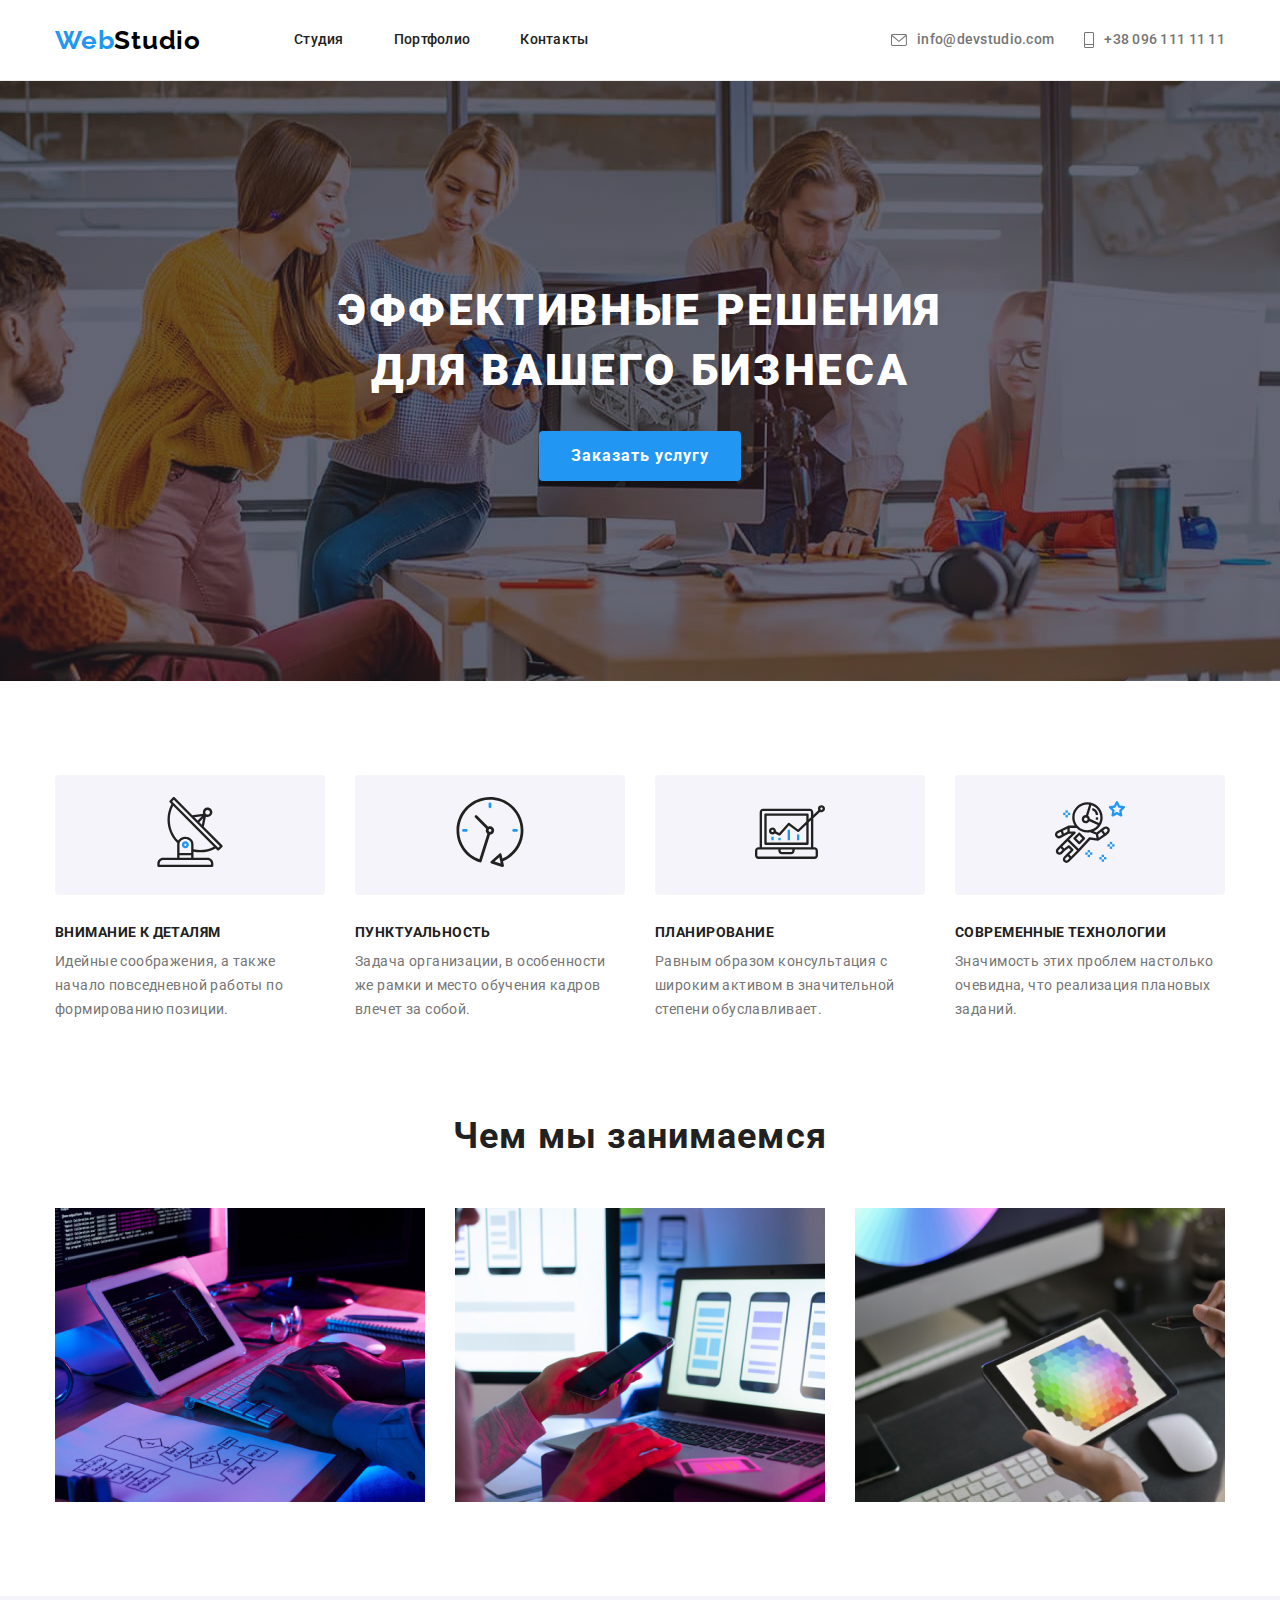
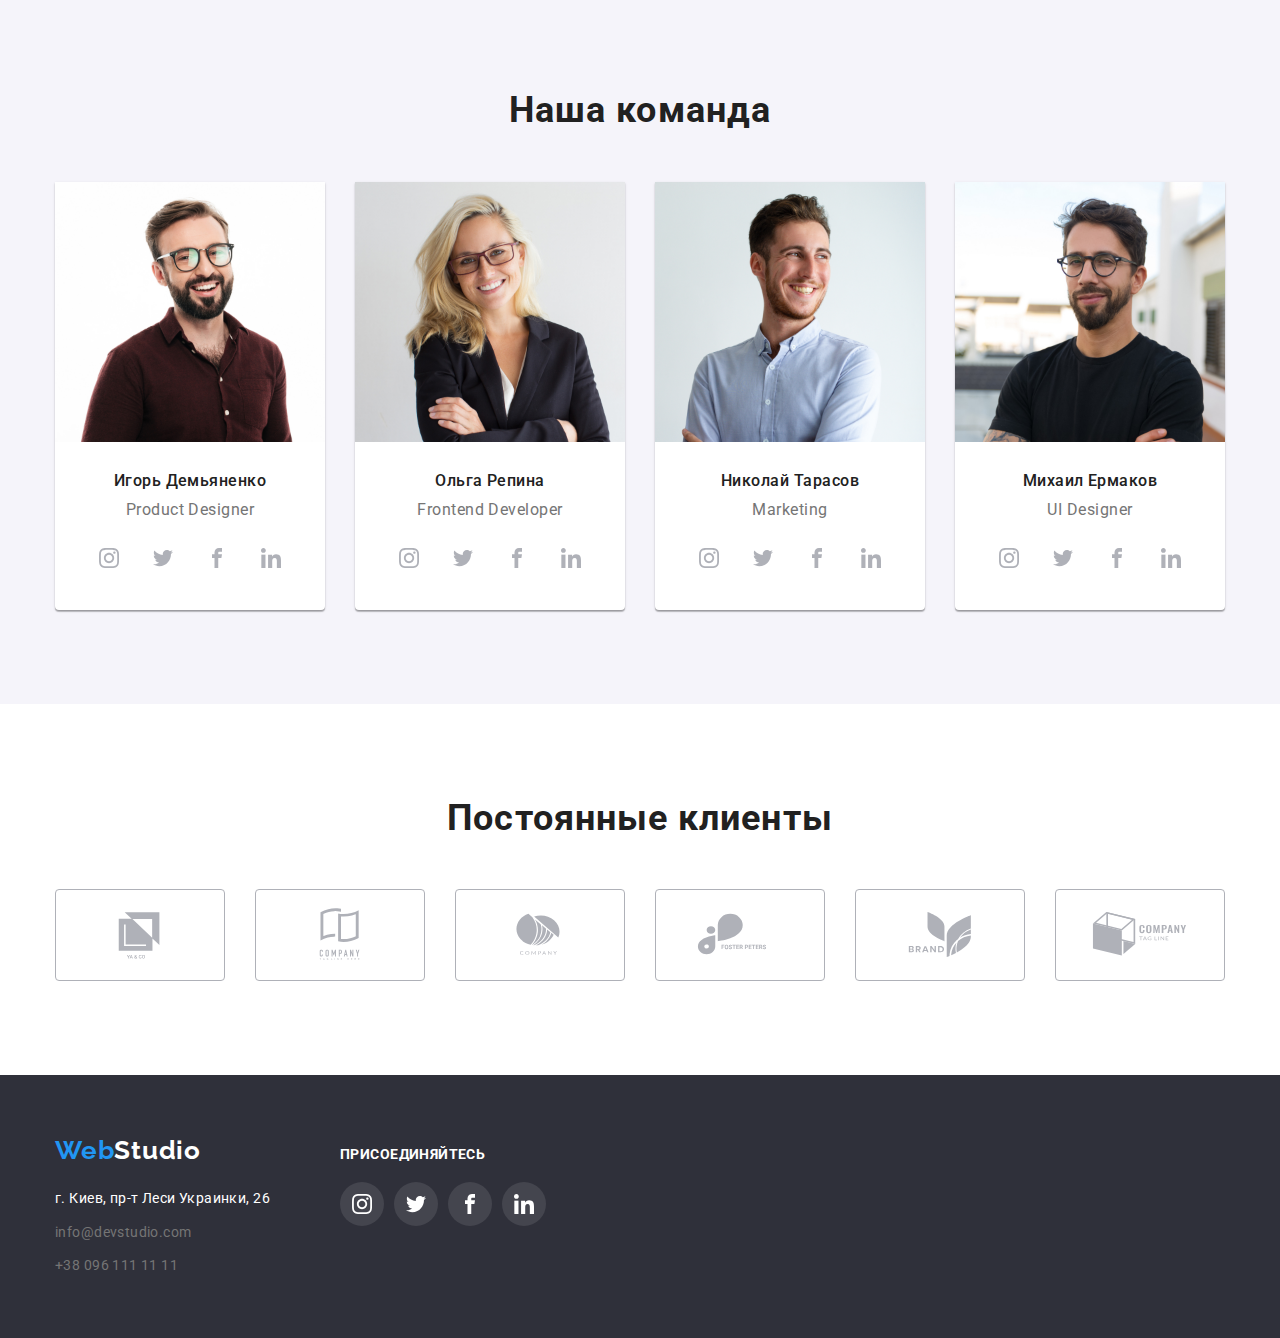
<file: index.html>
<!DOCTYPE html>
<html lang="ru">
<head>
    <meta charset="UTF-8">
    <meta http-equiv="X-UA-Compatible" content="IE=edge">
    <meta name="viewport" content="width=device-width, initial-scale=1.0">
    <title>Document</title>
    <link
    rel="stylesheet"
    href="https://cdnjs.cloudflare.com/ajax/libs/modern-normalize/1.0.0/modern-normalize.min.css" />
    
    <link rel="preconnect" href="https://fonts.googleapis.com">
<link rel="preconnect" href="https://fonts.gstatic.com" crossorigin>
<link href="https://fonts.googleapis.com/css2?family=Raleway:wght@700&family=Roboto:wght@400;500;700;900&display=swap" rel="stylesheet">
    
    <link rel="stylesheet" href="./css/styles.css"/>
</head>

<body>
    
    <header class="header">
    <div class="container heder-logo">
        <a class="logo nav" href="/" >Web<span class="logo-dark">Studio</span></a>
        <nav class="site-nav">
        <ul class="header-list">
            <li class="header-item"><a href="/" class="header-link-contact">Студия</a></li>
            <li class="header-item"><a href="./portfolio.html" class="header-link-contact">Портфолио</a></li>
            <li class="header-item"><a href="/" class="header-link-contact nav">Контакты</a></li>
        </ul>
        </nav>
        <ul class="header-list ">
            <li class="header-connekt">
                
                    <a class="header-link" href="mailto:info@devstudio.com" ><svg class="header-link-icon-m" width="16" height="12">
                                <use href="./svg/icons4.svg#icon-iconm"></use>
                            </svg> info@devstudio.com</a>
                </li>

            <li class="header-connekt">
                <a href="tel:+38 096 111 11 11" class="header-link"><svg class="header-link-icon-t" width="10" height="16">
                                <use href="./svg/icons4.svg#icon-icont"></use>
                            </svg>+38 096 111 11 11</a></li>

           
        </ul> 
    </div>
    </header>
    
    <main>
     <section class="hero overlay">
            <div class="container">
            <h1 class="title">Эффективные решения для вашего бизнеса</h1>
            <button type="button" class="btn">Заказать услугу</button>
        </div>
        </section>

        <!--Особенности работы-->

        <section class="features section">
            <div class="container">
            <h2 class="visually-hidden">Наши преимущества</h2>
            <ul class="features-list">
                 <li class="features-item icon-antenna">
                     <div class="features-icon"><a href="" class="features-link">
                         <svg class="features-link-icon" width="70" height="70">
                                <use href="./svg/icons3.svg#icon-antenna1"></use>
                            </svg>
                     </a></div>

                    <h3 class="features-title">Внимание к деталям</h3>
                    <p class="features-text">Идейные соображения, а также начало повседневной работы по формированию позиции.</p>
                </li>
                <li class="features-item icon-clock">
                    <div class="features-icon"><a href="" class="features-link">
                         <svg class="features-link-icon" width="70" height="70">
                                <use href="./svg/icons3.svg#icon-clock1"></use>
                            </svg>
                     </a></div>
                    <h3 class="features-title">Пунктуальность</h3>
                    <p class="features-text">Задача организации, в особенности же рамки и место обучения кадров влечет за собой.</p>
                </li>
                <li class="features-item icon-diagram">
                    <div class="features-icon"><a href="" class="features-link">
                         <svg class="features-link-icon" width="70" height="70">
                                <use href="./svg/icons3.svg#icon-diagram1"></use>
                            </svg>
                     </a></div>
                    <h3 class="features-title">Планирование</h3>
                    <p class="features-text">Равным образом консультация с широким активом в значительной степени обуславливает.</p>
                </li>
                <li class="features-item icon-astronaut">
                    <div class="features-icon"><a href="" class="features-link">
                         <svg class="features-link-icon" width="70" height="70">
                                <use href="./svg/icons3.svg#icon-astronaut1"></use>
                            </svg>
                     </a></div>
                    <h3 class="features-title">Современные технологии</h3>
                    <p class="features-text">Значимость этих проблем настолько очевидна, что реализация плановых заданий.</p>
                </li>
            </ul>
        </div>
        </section>
        <!--Чем мы занимаемся-->
        <section class="work section">
            <div class="container">
            <h2 class="work-title">Чем мы занимаемся</h2>
            <ul class="work-list">
                <li class="work-item"><img class="img" src="./img/img1.jpg" alt="Верстка сайта" width="370" height="294"</li>
                <li class="work-item"><img class="img" src="./img/img2.jpg" alt="Хостинг сайта"width="370" height="294" </li>
                <li class="work-item"><img class="img" src="./img/img3.jpg" alt="Дизайн сайта" width="370" height="294"</li>
            </ul>
        </div>
        </section>
        <!--Наша команда-->
        <section class="about section">
            <div class="container">
            <h2 class="about-title">Наша команда</h2>
            <ul class="about-list">
                <li class="about-item">
                    <img class="img" src="./img/img01.jpg" alt="Игорь Демьяненко" width="270" height="260">
                    <div class="card">
                    <h3 class="about-title-name">Игорь Демьяненко</h3>
                    <p class="about-text-profession">Product Designer</p>
                    <ul class="card-socials-list list">
                        <li class="card-socials-item"><a href="" class="card-socials-link">
                            <svg class="card-socials-icon" width="20" height="20">
                                <use href="./svg/icons.svg#icon-instagram2"></use>
                            </svg>
                        </a></li>
                        <li class="card-socials-item"><a href="" class="card-socials-link">
                            <svg class="card-socials-icon" width="20" height="20">
                                <use href="./svg/icons.svg#icon-twitter1"></use>
                            </svg>

                        </a></li>
                        <li class="card-socials-item"><a href="" class="card-socials-link">
                            <svg class="card-socials-icon" width="20" height="20">
                                <use href="./svg/icons.svg#icon-facebook"></use>
                            </svg>

                        </a></li>
                        <li class="card-socials-item"><a href="" class="card-socials-link">
                            <svg class="card-socials-icon" width="20" height="20">
                                <use href="./svg/icons.svg#icon-linkedin1"></use>
                            </svg>

                        </a></li>
                    </ul>
                    </div>
                </li>
                <li class="about-item">
                    <img class="img" src="./img/img02.jpg" alt="Ольга Репина" width="270" height="260">
                    <div class="card">
                    <h3 class="about-title-name">Ольга Репина</h3>
                    <p class="about-text-profession">Frontend Developer</p>
                    <ul class="card-socials-list list">
                        <li class="card-socials-item"><a href="" class="card-socials-link">
                            <svg class="card-socials-icon" width="20" height="20">
                                <use href="./svg/icons.svg#icon-instagram2"></use>
                            </svg>
                        </a></li>
                        <li class="card-socials-item"><a href="" class="card-socials-link">
                            <svg class="card-socials-icon" width="20" height="20">
                                <use href="./svg/icons.svg#icon-twitter1"></use>
                            </svg>

                        </a></li>
                        <li class="card-socials-item"><a href="" class="card-socials-link">
                            <svg class="card-socials-icon" width="20" height="20">
                                <use href="./svg/icons.svg#icon-facebook"></use>
                            </svg>

                        </a></li>
                        <li class="card-socials-item"><a href="" class="card-socials-link">
                            <svg class="card-socials-icon" width="20" height="20">
                                <use href="./svg/icons.svg#icon-linkedin1"></use>
                            </svg>

                        </a></li>
                    </ul>
                    </div>
                </li>
                <li class="about-item">
                    <img class="img" src="./img/img03.jpg" alt="Николай Тарасов" width="270" height="260">
                    <div class="card">
                    <h3 class="about-title-name">Николай Тарасов</h3>
                    <p class="about-text-profession">Marketing</p>
                    <ul class="card-socials-list list">
                        <li class="card-socials-item"><a href="" class="card-socials-link">
                            <svg class="card-socials-icon" width="20" height="20">
                                <use href="./svg/icons.svg#icon-instagram2"></use>
                            </svg>
                        </a></li>
                        <li class="card-socials-item"><a href="" class="card-socials-link">
                            <svg class="card-socials-icon" width="20" height="20">
                                <use href="./svg/icons.svg#icon-twitter1"></use>
                            </svg>

                        </a></li>
                        <li class="card-socials-item"><a href="" class="card-socials-link">
                            <svg class="card-socials-icon" width="20" height="20">
                                <use href="./svg/icons.svg#icon-facebook"></use>
                            </svg>

                        </a></li>
                        <li class="card-socials-item"><a href="" class="card-socials-link">
                            <svg class="card-socials-icon" width="20" height="20">
                                <use href="./svg/icons.svg#icon-linkedin1"></use>
                            </svg>

                        </a></li>
                    </ul>
                    </div>
                </li>
                <li class="about-item">
                    <img class="img" src="./img/img04.jpg" alt="Михаил Ермаков" width="270" height="260">
                    <div class="card">
                    <h3 class="about-title-name">Михаил Ермаков</h3>
                    <p class="about-text-profession">UI Designer</p>
                    <ul class="card-socials-list list">
                        <li class="card-socials-item"><a href="" class="card-socials-link">
                            <svg class="card-socials-icon" width="20" height="20">
                                <use href="./svg/icons.svg#icon-instagram2"></use>
                            </svg>
                        </a></li>
                        <li class="card-socials-item"><a href="" class="card-socials-link">
                            <svg class="card-socials-icon" width="20" height="20">
                                <use href="./svg/icons.svg#icon-twitter1"></use>
                            </svg>

                        </a></li>
                        <li class="card-socials-item"><a href="" class="card-socials-link">
                            <svg class="card-socials-icon" width="20" height="20">
                                <use href="./svg/icons.svg#icon-facebook"></use>
                            </svg>

                        </a></li>
                        <li class="card-socials-item"><a href="" class="card-socials-link">
                            <svg class="card-socials-icon" width="20" height="20">
                                <use href="./svg/icons.svg#icon-linkedin1"></use>
                            </svg>

                        </a></li>
                    </ul>
                    </div>
                </li>
            </ul>
        </section>
    </div>
    <section class="client section">
        <div class="container client-container">
            <h3 class="client-title">Постоянные клиенты</h3>
            <ul class="client-list">
                <li class="client-item"><a href="" class="client-item-link">
                    <svg class="client-item-icon" width="106" height="60"><use href="./svg/icons2.svg#icon-Logo">
                </use>
            </svg>
        </a>
    </li>
    <li class="client-item"><a href="" class="client-item-link" width="100%" height="100%">
        <svg class="client-item-icon" width="106" height="60"><use href="./svg/icons2.svg#icon-Logo-1">
                </use>
            </svg>
        </a>
    </li>
    <li class="client-item"><a href="" class="client-item-link">
        <svg class="client-item-icon" width="106" height="60"><use href="./svg/icons2.svg#icon-Logo-2">
                </use>
            </svg>
        </a>
    </li>
    <li class="client-item"><a href="" class="client-item-link">
        <svg class="client-item-icon" width="106" height="60"><use href="./svg/icons2.svg#icon-Logo-3">
                </use>
            </svg>
        </a>
    </li>
    <li class="client-item"><a href="" class="client-item-link">
        <svg class="client-item-icon" width="106" height="60"><use href="./svg/icons2.svg#icon-Logo-4">
                </use>
            </svg>
        </a>
    </li>
    <li class="client-item"><a href="" class="client-item-link">
        <svg class="client-item-icon" width="106" height="60"><use href="./svg/icons2.svg#icon-Logo-5">
                </use>
            </svg>
        </a>
    </li>
    </ul>
        </div>
    </section>
    </main>
    <footer class="footer section">
        <div class="container footer-section">
            <div class="container-logotip">
            <div class="logotip">
        <a href="/" class="footer-link nav">Web<span class="footer-link-studio nav">Studio</span></a></div>
        <addres class="address">
            <ul class="address-link footer-list">
                <li class="address-item"><a href="/" class="footer-address nav">г. Киев, пр-т Леси Украинки, 26</a></li>
                <li class="address-item"><a href="mailto:info@devstudio.com" class="footer-contact nav">info@devstudio.com</a></li>
                <li class="address-item"><a href="tel:+38 096 111 11 11" class="footer-tel nav">+38 096 111 11 11</a></li>
            </ul>
        </address>
        </div>
        <div class="invite">
    <h3 class="invite-title">присоединяйтесь</h3>
    <ul class="invite-list">
        <li class="invite-socials-item"><a href="" class="invite-socials-link">
            <svg class="invite-socials-icon" width="20" height="20">
                <use href="./svg/icons.svg#icon-instagram2"></use>
            </svg>
        </a></li>
        <li class="invite-socials-item"><a href="" class="invite-socials-link">
            <svg class="invite-socials-icon" width="20" height="20">
                <use href="./svg/icons.svg#icon-twitter1"></use>
            </svg>

        </a></li>
        <li class="invite-socials-item"><a href="" class="invite-socials-link">
            <svg class="invite-socials-icon" width="20" height="20">
                <use href="./svg/icons.svg#icon-facebook"></use>
            </svg>

        </a></li>
        <li class="invite-socials-item"><a href="" class="invite-socials-link">
            <svg class="invite-socials-icon" width="20" height="20">
                <use href="./svg/icons.svg#icon-linkedin1"></use>
            </svg>

        </a></li>
    </ul>
</div>
 </footer>
</body>
</html>
</file>
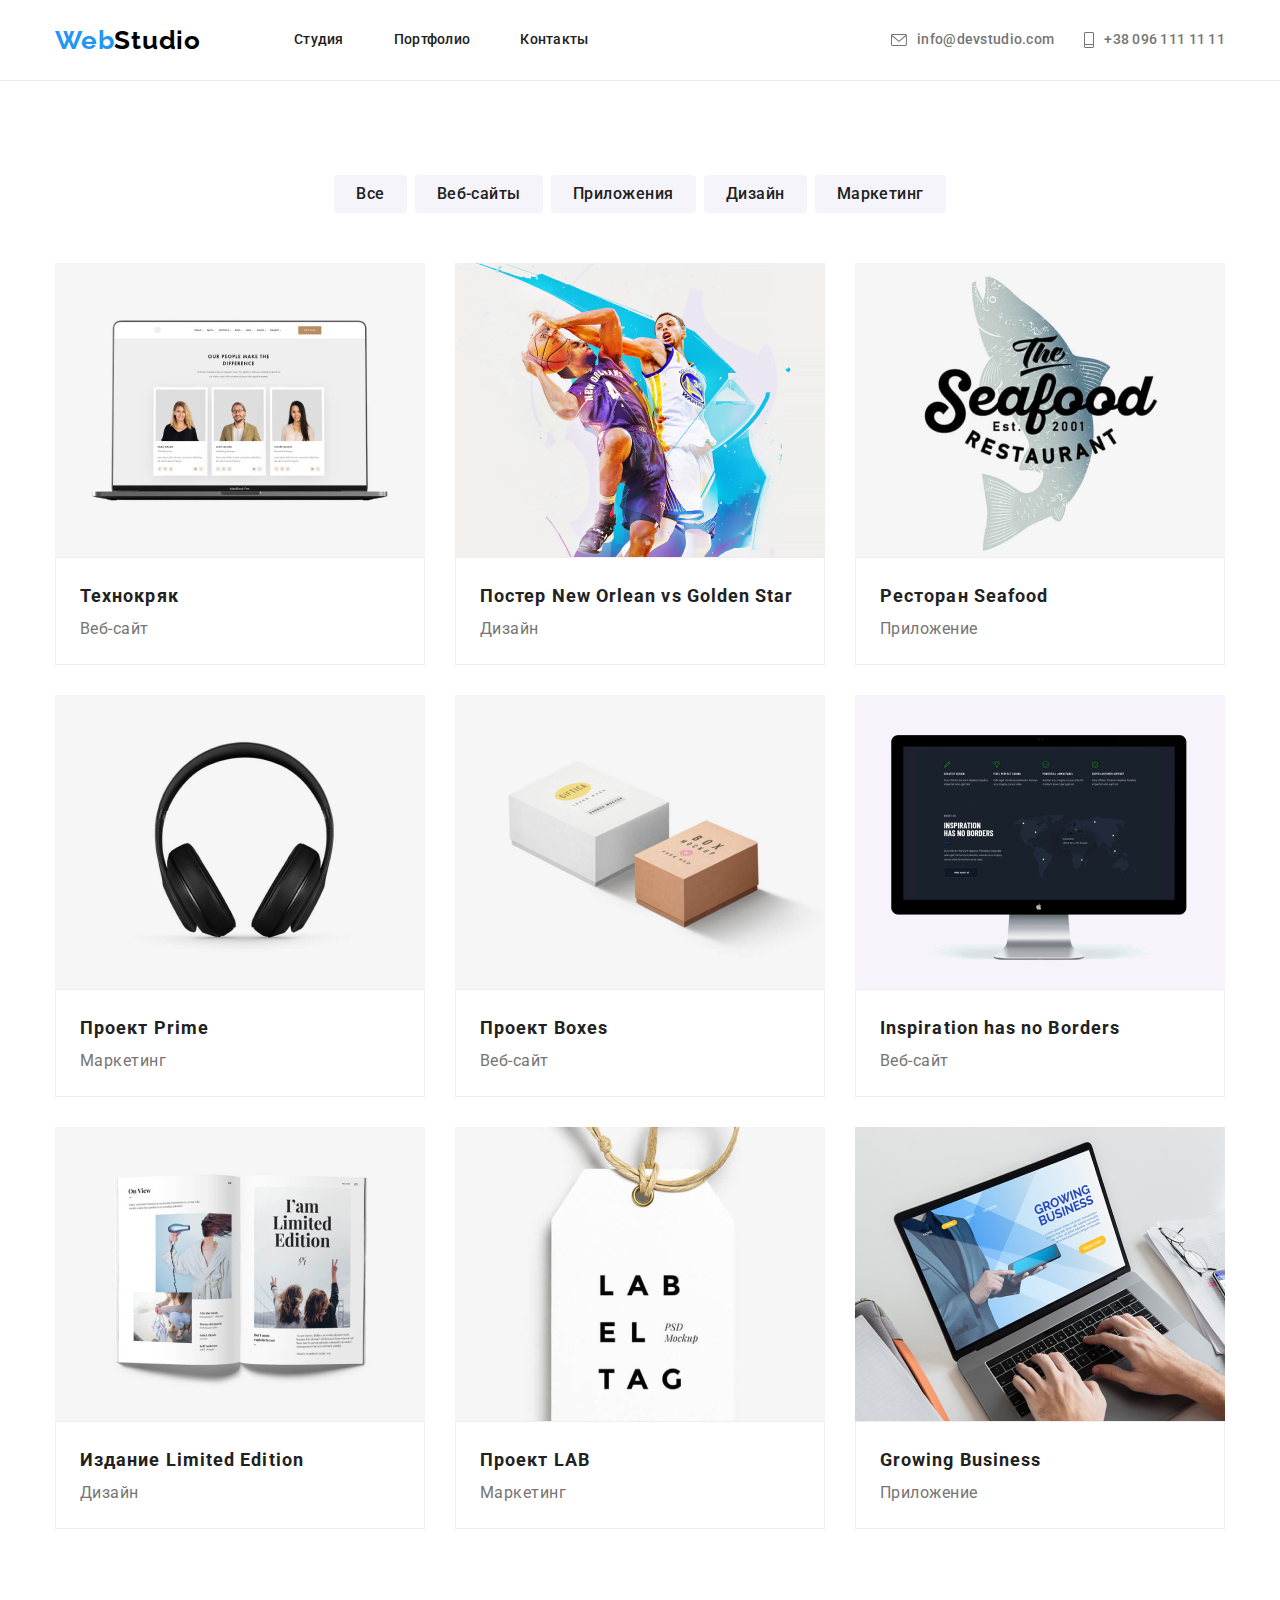
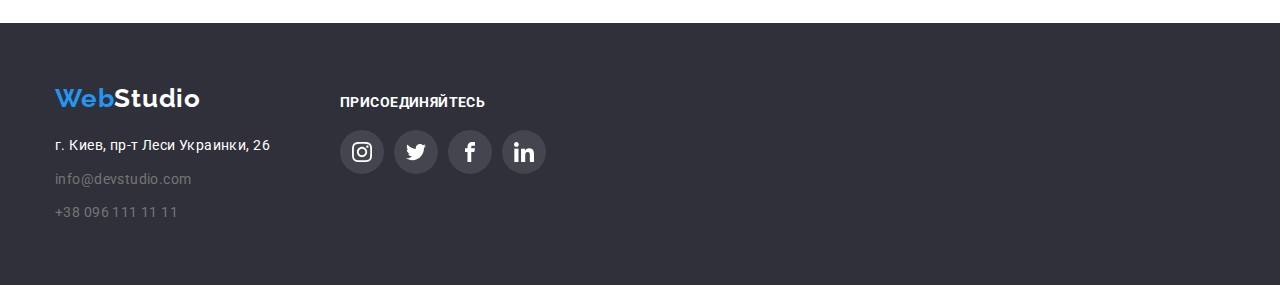
<file: portfolio.html>
<!DOCTYPE html>
<html lang="en">
<head>
    <meta charset="UTF-8">
    <meta http-equiv="X-UA-Compatible" content="IE=edge">
    <meta name="viewport" content="width=device-width, initial-scale=1.0">
    <title>Document</title>
    
    <link
        rel="stylesheet"
        href="https://cdnjs.cloudflare.com/ajax/libs/modern-normalize/1.0.0/modern-normalize.min.css" />

    <link rel="preconnect" href="https://fonts.googleapis.com">
    <link rel="preconnect" href="https://fonts.gstatic.com" crossorigin>
    <link href="https://fonts.googleapis.com/css2?family=Raleway:wght@700&family=Roboto:wght@400;500;700;900&display=swap" rel="stylesheet">
        
        <link rel="stylesheet" href="./css/styles.css"/>

</head>
<body>
    <header class="header">
    <div class="container heder-logo">
        <a class="logo nav" href="/" >Web<span class="logo-dark">Studio</span></a>
        <nav class="site-nav">
        <ul class="header-list">
            <li class="header-item"><a href="/" class="header-link-contact">Студия</a></li>
            <li class="header-item"><a href="./portfolio.html" class="header-link-contact">Портфолио</a></li>
            <li class="header-item"><a href="/" class="header-link-contact nav">Контакты</a></li>
        </ul>
        </nav>
        <ul class="header-list ">
            <li class="header-connekt">
                
                    <a class="header-link" href="mailto:info@devstudio.com" ><svg class="header-link-icon-m" width="16" height="12">
                                <use href="./svg/icons4.svg#icon-iconm"></use>
                            </svg>info@devstudio.com</a>
                </li>

            <li class="header-connekt">
                <a href="tel:+38 096 111 11 11" class="header-link"><svg class="header-link-icon-t" width="10" height="16">
                                <use href="./svg/icons4.svg#icon-icont"></use>
                            </svg>+38 096 111 11 11</a></li>

           
        </ul> 
    </div>
    </header>
    <main>
        <!--Секция -->
         <section class="section">
            <div class="container">
            <h1 class="visually-hidden">Наш продукт</h1>
            <ul class="list list-portfolio">
                <li class="portfolio-item"><button type="button" class="list-btn">Все</button></li>
                <li class="portfolio-item"><button type="button" class="list-btn">Веб-сайты</button></li>
                <li class="portfolio-item"><button type="button" class="list-btn">Приложения</button></li>
                <li class="portfolio-item"><button type="button" class="list-btn">Дизайн</button></li>
                <li class="portfolio-item"><button type="button" class="list-btn">Маркетинг</button></li>
             </ul>
        
            <ul class="foto-list list">
                <li class="item-img">
                   <a class="foto-link"> <img class="img" src="./img2/img11.jpg" alt="Технокряк" width="370" height="294">
                    <div class="foto-title">
                    <h2 class="list-title">Технокряк</h2>
                    <p class="list-text">Веб-сайт</p>
                </div>
                </a>
              </li>
                <li class="item-img">
                    <a class="foto-link"><img class="img" src="./img2/img12.jpg" alt="Постер" width="370" height="294">
                    <div class="foto-title">
                    <h2 class="list-title">Постер New Orlean vs Golden Star</h2>
                    <p class="list-text">Дизайн</p>
                </div></a>
                </li>
                <li class="item-img">
                    <a class="foto-link"><img class="img" src="./img2/img13.jpg" alt="Ресторан" width="370" height="294">
                     <div class="foto-title">   
                    <h2 class="list-title">Ресторан Seafood</h2>
                    <p class="list-text">Приложение</p>

                </div></a>
                </li>
                <li class="item-img">
                    <a class="foto-link"><img class="img" src="./img2/img14.jpg" alt="Основной проект" width="370" height="294">
                    <div class="foto-title">
                    <h2 class="list-title">Проект Prime</h2>
                    <p class="list-text">Маркетинг</p>
                </div></a>
                </li>
                <li class="item-img">
                    <a class="foto-link"><img class="img" src="./img2/img15.jpg" alt="Проект" width="370" height="294">
                    <div class="foto-title">
                    <h2 class="list-title">Проект Boxes</h2>
                    <p class="list-text">Веб-сайт</p>
                </div></a>
                </li>
                <li class="item-img">
                    <a class="foto-link"><img class="img" src="./img2/img16.jpg" alt="Сайт" width="370" height="294">
                    <div class="foto-title">
                    <h2 class="list-title">Inspiration has no Borders</h2>
                    <p class="list-text">Веб-сайт</p>
                </div></a>
                </li>
                <li class="item-img">
                    <a class="foto-link"><img class="img" src="./img2/img17.jpg" alt="Издание" width="370" height="294">
                    <div class="foto-title">
                    <h2 class="list-title">Издание Limited Edition</h2>
                    <p class="list-text">Дизайн</p>
                </div></a>
                </li>
                <li class="item-img">
                    <a class="foto-link"><img class="img" src="./img2/img18.jpg" alt="Проект LAB" width="370" height="294">
                    <div class="foto-title">
                    <h2 class="list-title">Проект LAB</h2>
                    <p class="list-text">Маркетинг</p>
                </div></a>
                </li>
                <li class="item-img">
                   <a class="foto-link"> <img class="img" src="./img2/img19.jpg" alt="Растущий бизнес" width="370" height="294">
                    <div class="foto-title">
                    <h2 class="list-title">Growing Business</h2>
                    <p class="list-text">Приложение</p>
                </div></a>
                </li>
            </ul>
        </div>
        </section>

    </main> 
    <footer class="footer section">
        <div class="container footer-section">
            <div class="container-logotip">
            <div class="logotip">
        <a href="/" class="footer-link nav">Web<span class="footer-link-studio nav">Studio</span></a></div>
        <addres class="address">
            <ul class="address-link footer-list">
                <li class="address-item"><a href="/" class="footer-address nav">г. Киев, пр-т Леси Украинки, 26</a></li>
                <li class="address-item"><a href="mailto:info@devstudio.com" class="footer-contact nav">info@devstudio.com</a></li>
                <li class="address-item"><a href="tel:+38 096 111 11 11" class="footer-tel nav">+38 096 111 11 11</a></li>
            </ul>
        </address>
        </div>
        <div class="invite">
    <h3 class="invite-title">присоединяйтесь</h3>
    <ul class="invite-list">
        <li class="invite-socials-item"><a href="" class="invite-socials-link">
            <svg class="invite-socials-icon" width="20" height="20">
                <use href="./svg/icons.svg#icon-instagram2"></use>
            </svg>
        </a></li>
        <li class="invite-socials-item"><a href="" class="invite-socials-link">
            <svg class="invite-socials-icon" width="20" height="20">
                <use href="./svg/icons.svg#icon-twitter1"></use>
            </svg>

        </a></li>
        <li class="invite-socials-item"><a href="" class="invite-socials-link">
            <svg class="invite-socials-icon" width="20" height="20">
                <use href="./svg/icons.svg#icon-facebook"></use>
            </svg>

        </a></li>
        <li class="invite-socials-item"><a href="" class="invite-socials-link">
            <svg class="invite-socials-icon" width="20" height="20">
                <use href="./svg/icons.svg#icon-linkedin1"></use>
            </svg>

        </a></li>
    </ul>
</div>
 </footer>
</body>
</html>
</file>
<file: css/styles.css>
:root {
    --heder-mailto-color: #2196F3;
    --heder-tel-color: #757575;
    --heder-link-mailto: #212121;
    --section-h: #FFFFFF;
    --footer-contact:rgba(255, 255, 255, 0.6);
    --logo-dark: #000000;
    --btn: #188CE8
}
p, h1, h2, h3{
    margin: 0;
}

body {
  font-family: Roboto, sans-serif;
}
ul {
    list-style: none;
    margin: 0;
    padding: 0;
    }
a{
    text-decoration: none;
    
}


img{
    display: block;
    max-width: 100%;
    height: auto;
}

.container{
    width: 1200px;
    padding-left: 15px;
    padding-right: 15px;
    margin: 0 auto;
}
.section{
    padding-top: 94px;
    padding-bottom: 94px;
    max-width: 1600px;
    margin: 0 auto;
    
}

/*header*/

  .header{
    border-bottom: 1px solid #ECECEC;
    
  }
  
.heder-logo{
    display: flex;
    align-items: center;
} 
.site-nav{
    display: flex;
    align-items: center;
} 

.header-list{
    display: flex;
    list-style: none;
    align-items: center;
    margin: 0;
    padding: 0;
    margin-left: auto;
    
}

.header-item{
 margin-right: 50px;
}
.header-item:last-child{
    margin-right: 0;
}
.logo+.site-nav{
    margin-left: 93px;
}
.heder-connekt+.heder-connekt{
    margin-left: 50px;
}

.logo {
  font-family: "Raleway", sans-serif;
  font-weight: 700;
  font-size: 26px;
  line-height: 1.19;
   letter-spacing: 0.03em;
  color: var(--heder-mailto-color);

}
.logo-dark  
{
  font-family: "Raleway", sans-serif;
  font-weight: 700;
  font-size: 26px;
  line-height: 1.19;
  letter-spacing: 0.03em;
  color: var(--logo-dark);
}


.header-link-contact {
 padding: 32px 0;
  font-weight: 500;
  font-size: 14px;
  line-height: 1.14;
  letter-spacing: 0.02em;
  color: var(--heder-link-mailto);
  display: block; 
} 

.header-link-contact:hover,
.header-link-contact:focus{
    color: var(--heder-mailto-color);
}
.header-link-contact {
    cursor: pointer;
}
.header-list .header-connekt:not(:last-child){
    margin-right: 30px;
}

.header-link {
    display: flex;
    align-items: center;
  font-weight: 500;
  font-size: 14px;
  line-height: 1.14;
  letter-spacing: 0.02em;
  color: var(--heder-tel-color);
  
} 

.header-link:hover,
.header-link:focus
{
    color: var(--heder-mailto-color);
}
.header-link-icon-m{
fill: currentColor;
margin-right: 10px;
}

 .header-link-icon-t{
   fill: currentColor; 
   margin-right: 10px;
} 

/*main*/
.hero{
background: #2F303A;

padding-top: 200px;
padding-bottom: 200px;
}
.overlay{
    max-width: 1600px;
    margin-left: auto;
    margin-right: auto;
    background-image:linear-gradient(to right, rgba(47, 48, 58, 0.4),rgba(47, 48, 58, 0.4)), url('../img/Heder.img.jpg');
    background-repeat: no-repeat;
    background-position: center;
    background-size: cover;


}

.title{
 font-weight: 900;
font-size: 44px;
line-height: 1.36;
align-items: center;
text-align: center;
letter-spacing: 0.06em;
text-transform: uppercase;
color: var(--section-h);
margin-bottom: 30px;
width: 696px;
margin-left: auto;
margin-right: auto;
}
.btn{
    border: transparent;
font-weight: 700;
font-size: 16px;
line-height: 1.87;
display: flex;
align-items: center;
text-align: center;
letter-spacing: 0.06em;
color: var(--section-h);

 }
 .btn{
    background: #2196F3;
    box-shadow: 0px 4px 4px rgba(0, 0, 0, 0.15);
    border-radius: 4px;
    margin: 0 auto;
    display: flex;
    align-items: center;
    justify-content:center;
    padding: 10px 32px;
    /* border: ; */
    
 }
 .btn:hover,
 .btn:focus{
     color: var(--btn);
 }
 .btn{
    cursor: pointer;}
   
    /*Особенности работы*/

  
   .visually-hidden {
  position: absolute;
  width: 1px;
  height: 1px;
  margin: -1px;
  border: 0;
  padding: 0;
  white-space: nowrap;
  clip-path: inset(100%);
  clip: rect(0 0 0 0);
  overflow: hidden;
}

.features-icon{
    display: block;
    width: 270px;
    height: 120px;
    background: #F5F4FA;
border-radius: 4px;
margin-bottom: 30px;
}
.features-icon{
    display: flex;
    justify-content: center;
    align-items: center;
    background-position: center;
}


.features-list{
    display: flex;
    /* justify-content: center; */
}
.features-item+.features-item{
    margin-left: 30px;
}
    .features-title{
font-weight: 700;
font-size: 14px;
line-height: 1.14;
letter-spacing: 0.03em;
text-transform: uppercase;
color: var(--heder-link-mailto);
margin-bottom: 10px;
}
.features-text{
    font-size: 14px;
line-height: 1.71;
letter-spacing: 0.03em;
color: var(--heder-tel-color);
}


/*Чем мы занимаемся*/
.work{
    padding-top: 0;
}
.work-list{
    display: flex;
}
.work-item+.work-item{
    margin-left: 30px;
}
.work-title{
font-weight: 700;
font-size: 36px;
line-height: 1.16;
text-align: center;
letter-spacing: 0.03em;
color: var(--heder-link-mailto);
margin-bottom: 50px;
}

/*Наша команда*/
.about{
    
    background-color: #F5F4FA;
    }
.about-list{
    display: flex;
}
 .about-item+.about-item{
    margin-left: 30px;
} 
.about-item{
    background: #FFFFFF;
box-shadow: 0px 1px 3px rgba(0, 0, 0, 0.12), 0px 1px 1px rgba(0, 0, 0, 0.14), 0px 2px 1px rgba(0, 0, 0, 0.2);
border-radius: 0px 0px 4px 4px;
}
.about-title{
font-weight: 700;
font-size: 36px;
line-height: 1.16;
text-align: center;
letter-spacing: 0.03em;
color: var(--heder-link-mailto);
margin-bottom: 50px;
}
.card{
    padding-top: 30px;
    padding-bottom: 30px;
}
.about-title-name{
font-weight: 500;
font-size: 16px;
line-height: 1.18;
text-align: center;
letter-spacing: 0.03em;
color: var(--heder-link-mailto);
margin-bottom: 10px;
}
.about-text-profession{
font-size: 16px;
line-height: 1.18;
text-align: center;
letter-spacing: 0.03em;
color: var(--heder-tel-color);
 margin-bottom: 16px;
}
.card-socials-list
{
    display: flex;
    justify-content:center;
}
.card-socials-link{
    width: 44px;
    height: 44px;
    background-color: var(--section-h);
    border-radius: 50%;
    display: flex;
    align-items: center; 
    justify-content: center;
    color:#afb1b8;
}
 .card-socials-icon{
     fill: currentColor; 
} 
.card-socials-link:hover,
.card-socials-link:focus{
    background-color: var(--heder-mailto-color);
    color: var(--section-h);
}


.card-socials-item{
    margin-right: 10px;
}
.card-socials-item:last-child{
    margin-right: 0;
}
/*Постоянные клиенты*/

.client-title{
   font-weight: 700;
font-size: 36px;
line-height: 1.16;
text-align: center;
letter-spacing: 0.03em;
color: var(--heder-link-mailto); 
margin-bottom: 50px;
}

.client-list{
    display: flex;
    justify-content: center;
   
}
.client-item-link{
    display: flex;
    justify-content: center;
    align-items: center;
    color: #AFB1B8; 
    width: 100%;
    height: 100%;
    border: 1px solid #AFB1B8;
box-sizing: border-box;
border-radius: 4px;

}
 .client-item-icon{
     fill: currentColor;
 } 

.client-item-link:hover,
.client-item-link:focus{
color: var(--heder-mailto-color);
border-color: var(--heder-mailto-color);
}
 

.client-item{
    width: 170px;
    height: 92px;
    margin-right: 30px;
}
.client-item:last-child{
    margin-right: 0;
}
  


/*PORTFOLIO*/
.heder-portfolio{
    color: #FFFFFF;
}
.list-portfolio{
    margin-bottom: 50px;
    display: flex;
    justify-content: center;
    
}

 .list-btn:last-child { 
     border: none;
 }
   
 .list-btn{
    font-weight: 500;
font-size: 16px;
line-height: 1.62;
text-align: center;
letter-spacing: 0.03em;
color: #212121; 
padding: 6px 22px;
 }
.list-btn:hover,
.list-btn:focus{
    color: var(--section-h);
}
.list-btn{
background: #F5F4FA;
border-radius: 4px;
}
.list-btn:hover,
.list-btn:focus{
    background-color: var(--heder-mailto-color);
    box-shadow: 0px 3px 1px rgba(0, 0, 0, 0.1), 0px 1px 2px rgba(0, 0, 0, 0.08), 0px 2px 2px rgba(0, 0, 0, 0.12);
}
.list-btn{
    cursor: pointer;
}

.portfolio-item{
    margin-right: 8px;
}
.portfolio-item:last-child{
    margin-right: 0;
} 
.foto-title{
 background: #FFFFFF;
border: 1px solid #EEEEEE;
box-sizing: border-box;
} 
.foto-link{
    display: block;
}
.foto-link:hover,
.foto-link:focus{
  box-shadow: 0px 1px 1px rgba(0, 0, 0, 0.12), 0px 4px 4px rgba(0, 0, 0, 0.06), 1px 4px 6px rgba(0, 0, 0, 0.16);
}   
.foto-link{
    cursor: pointer;
}

/*foto-list*/

.foto-list{
    display: flex;
    flex-wrap: wrap;
    margin-left: -30px;
    margin-top: -30px;
}
.foto-list>.item-img{
      flex-basis: calc(100% / 3 - 30px);
    margin-left: 30px;
    margin-top: 30px;
}


.item-img{
    background: #FFFFFF;
box-sizing: border-box;
}
.foto-title{
    padding: 20px 24px 20px 24px;
    background: #FFFFFF;
border: 1px solid #EEEEEE;
 /* box-sizing: border-box; */
}

.list-title{
font-size: 18px;
line-height: 2.00;
letter-spacing: 0.06em;
color: var(--heder-link-mailto);
}
.list-text{
font-size: 16px;
line-height: 1.87;
letter-spacing: 0.03em;
color: var(--heder-tel-color);
}


/*footer*/
.footer{
    background: #2F303A;
    padding-top: 60px;
    padding-bottom: 60px;  
}
.footer-section{
    align-items: baseline;
    display: flex;
}
.container-logotip +.invite{
    margin-right: 70px;
}
.logotip{
    margin-bottom: 20px;
}

.address-item{
    margin-bottom: 9px;
}
.address-item:last-child{
    margin-bottom: 0;
}

.footer-link{
    font-family: "Raleway", sans-serif;
font-weight: 700;
font-size: 26px;
line-height: 1.19;
letter-spacing: 0.03em;
color: var(--heder-mailto-color);
}
.footer-link-studio{
    font-family: "Raleway", sans-serif;
font-weight: 700;
font-size: 26px;
line-height: 1.19;
letter-spacing: 0.03em;
color: var(--section-h);
}
.footer-address{
    font-style: normal;
font-size: 14px;
line-height: 1.84;
letter-spacing: 0.03em;
color:  var(--section-h);
}
.footer-address:hover,
.footer-address:focus{
    color: var(--heder-mailto-color);
}
.footer-contact{
    font-style: normal;
    font-weight: normal;
font-size: 14px;
line-height: 1.71;
letter-spacing: 0.03em;
color: var(--heder-tel-color);
}
.footer-contact:hover,
.footer-contact:focus{
    color: var(--heder-mailto-color);
}
.footer-tel{
    font-style: normal;
    font-weight: normal;
font-size: 14px;
line-height: 1.71;
letter-spacing: 0.03em;
color: var(--heder-tel-color);
}
.footer-tel:hover,
.footer-tel:focus{
    color: var(--heder-mailto-color);
}
.invite-list{
    display: flex;
    justify-content: center;
    align-items: center;   

}
.container-logotip{
    margin-right: 70px;
}

.invite:last-child{
    margin-right: 0;
}


.invite-title{
    font-weight: 700;
font-size: 14px;
line-height: calc(16 / 14);
letter-spacing: 0.03em;
text-transform: uppercase;

color: #FFFFFF;
margin-bottom: 20px;
}


 .invite-socials-list
{
    display: flex;
    justify-content:center;
    margin-bottom: 30px;
}
.invite-socials-link{
    width: 44px;
    height: 44px;
    background-color:  rgba(255, 255, 255, 0.1);
    border-radius: 50%;
    display: flex;
    align-items: center; 
    justify-content: center;
    color:#FFFFFF;
}
 .invite-socials-icon{
    fill: currentColor;
} 
.invite-socials-link:hover,
.invite-socials-link:focus{
    background-color: var(--heder-mailto-color);
    color: var(--section-h);
}


.invite-socials-item{
    margin-right: 10px;
}
.invite-socials-item:last-child{
    margin-right: 0;
}
</file>
